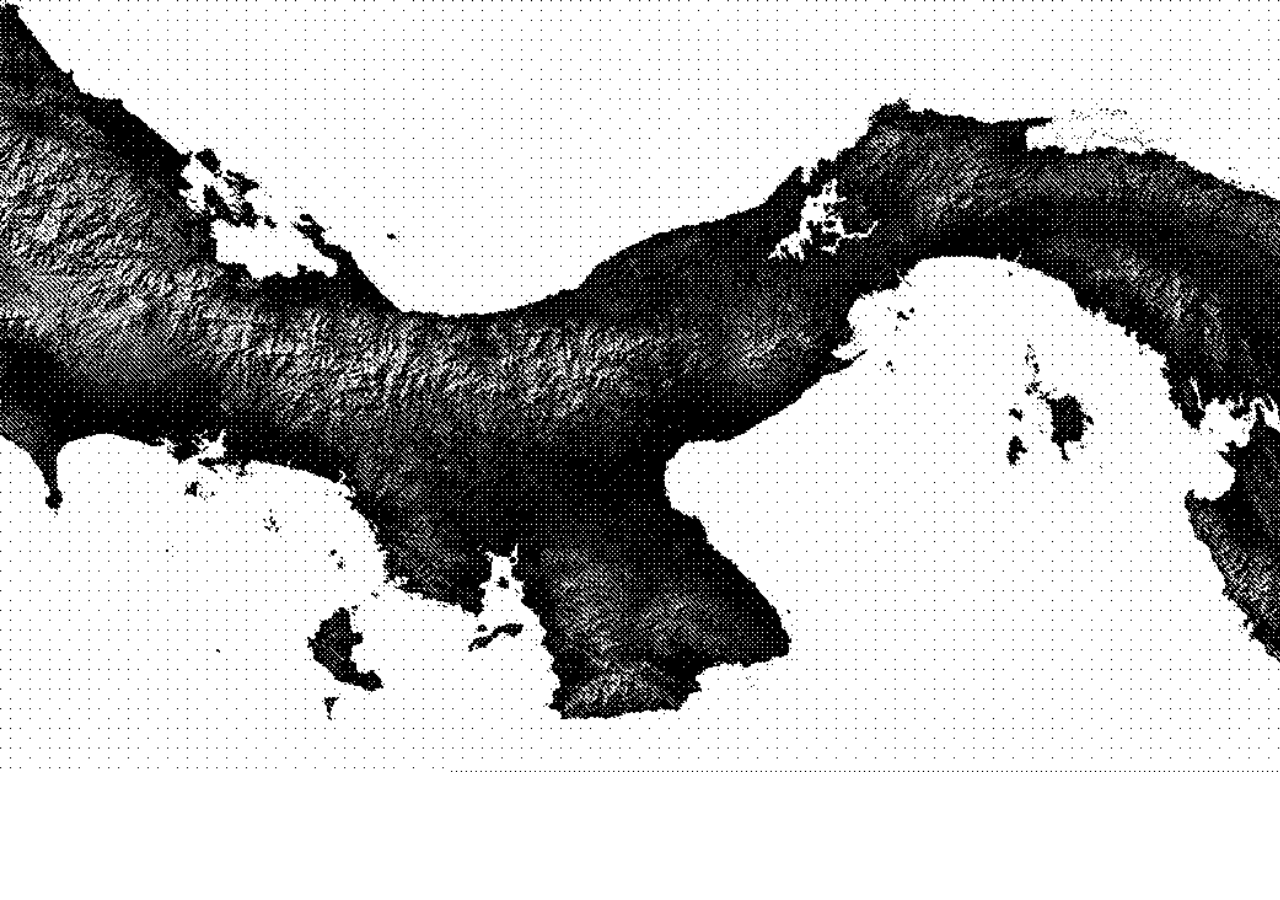
<file: marquee2.html>
<!DOCTYPE html>
<html lang="en">
<head>
    <meta charset="UTF-8">
    <meta name="viewport" content="width=device-width, initial-scale=1.0">
    <title>My Webpage</title>

    <style>
        * {
  box-sizing: border-box;
}

body {
  margin: 0;
  height: 100vh;
}

.marquee {
  overflow: hidden;
}

.marquee-content {
  display: flex;
  animation: scrolling 40s linear infinite;
}

.marquee-item {
  flex: 0 0 120vw;
/*   flex: 0 0 20vw; */
/*   margin: 0 2vw; */
}

.marquee-item img {
  display: block;
  width: 100%;
/*   padding: 0 20px; */
}

@keyframes scrolling {
  0% { transform: translateX(0); }
  100% { transform: translatex(-1000vw); }
}

    </style>

</head>
<body>
    <div class="marquee">
        <div class="marquee-content"> 
          <div class="marquee-item">
            <img src="panama.png" alt="">
          </div>
          
          <div class="marquee-item">
            <img src="panama.png" alt="">
          </div>
          
          <div class="marquee-item">
            <img src="panama.png" alt="">
          </div>
          
          <div class="marquee-item">
            <img src="panama.png" alt="">
          </div>
          
          <div class="marquee-item">
            <img src="panama.png" alt="">
          </div>
          
          <div class="marquee-item">
            <img src="panama.png" alt="">
          </div>
          
          <div class="marquee-item">
            <img src="panama.png" alt="">
          </div>
          
          <div class="marquee-item">
            <img src="panama.png" alt="">
          </div>
          
          
          <div class="marquee-item">
            <img src="panama.png" alt="">
          </div>
          
          <div class="marquee-item">
            <img src="panama.png" alt="">
          </div>
          
          <div class="marquee-item">
            <img src="panama.png" alt="">
          </div>
          
          <div class="marquee-item">
            <img src="panama.png" alt="">
          </div>
          
          <div class="marquee-item">
            <img src="panama.png" alt="">
          </div>
          
          <div class="marquee-item">
            <img src="panama.png" alt="">
          </div>
          
          <div class="marquee-item">
            <img src="panama.png" alt="">
          </div>
          
          <div class="marquee-item">
            <img src="panama.png" alt="">
          </div>
        </div>
      </div>
</body>
</html>
</file>
